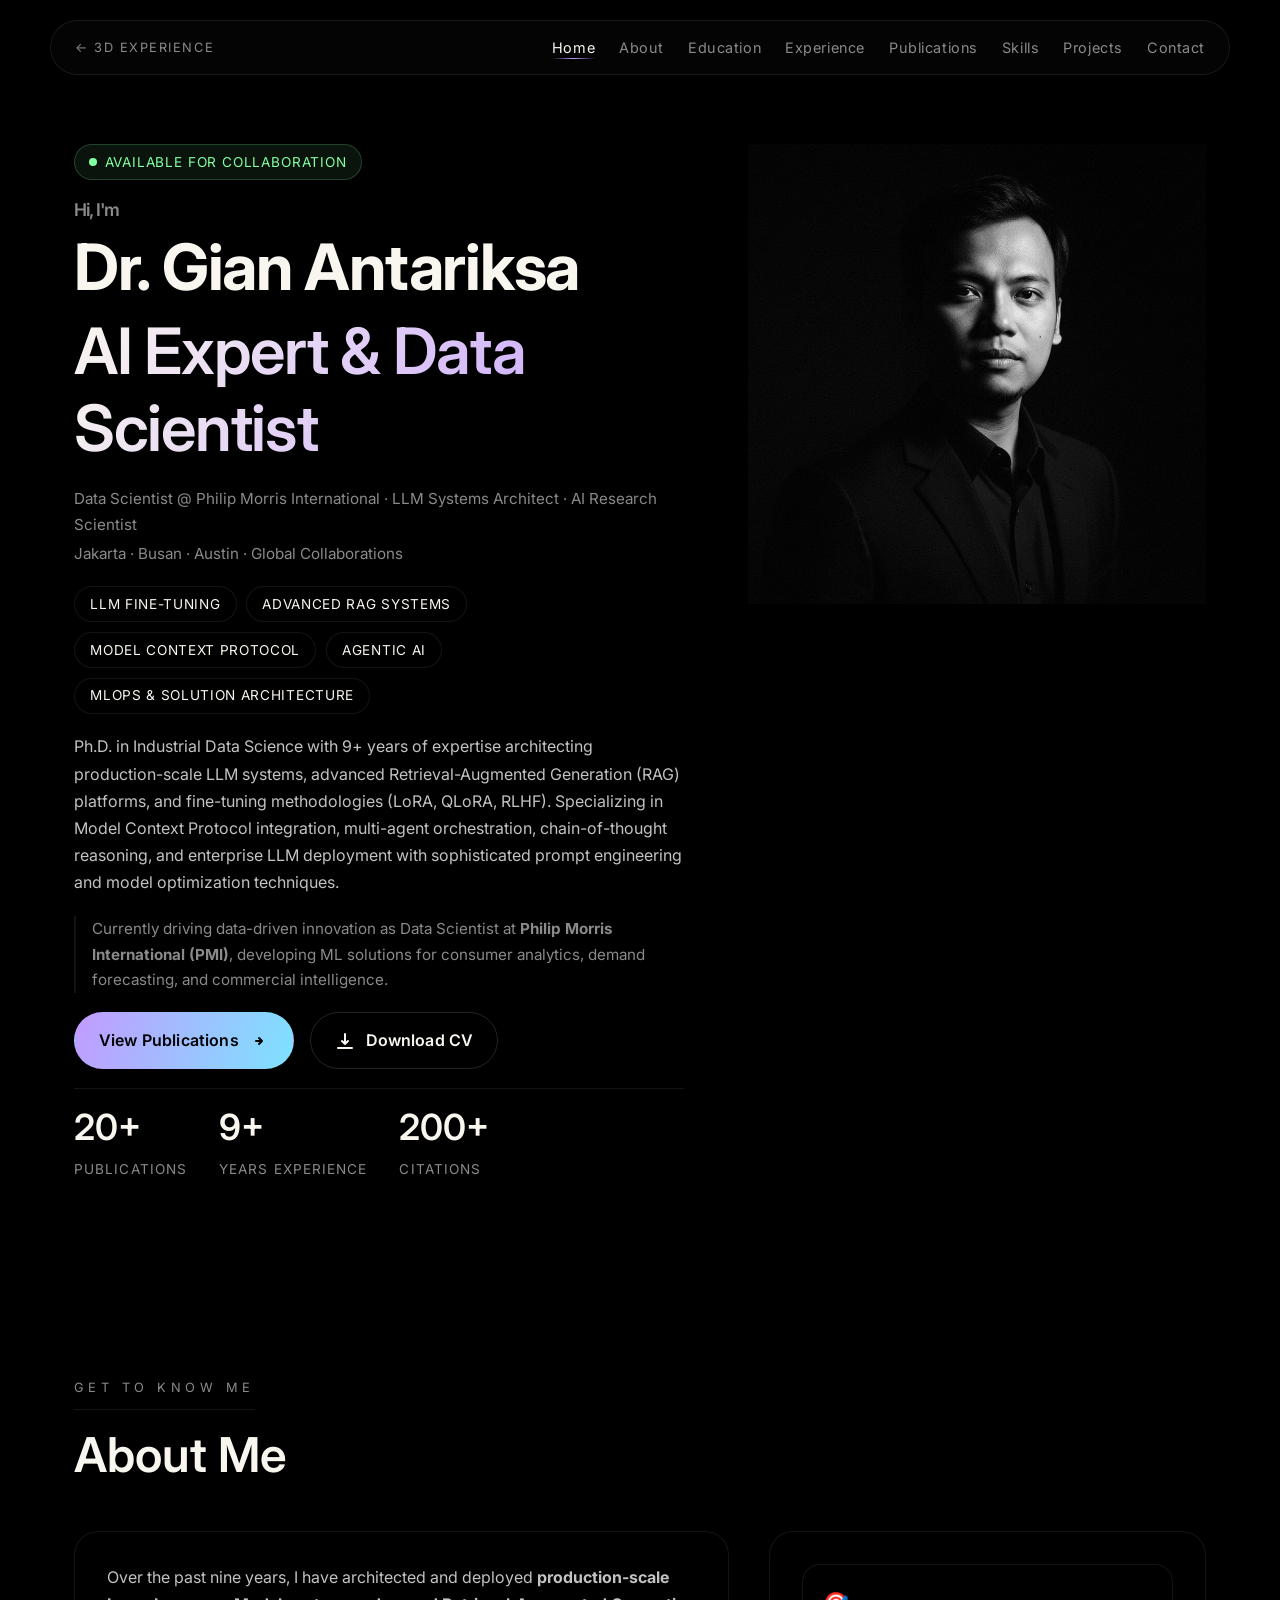
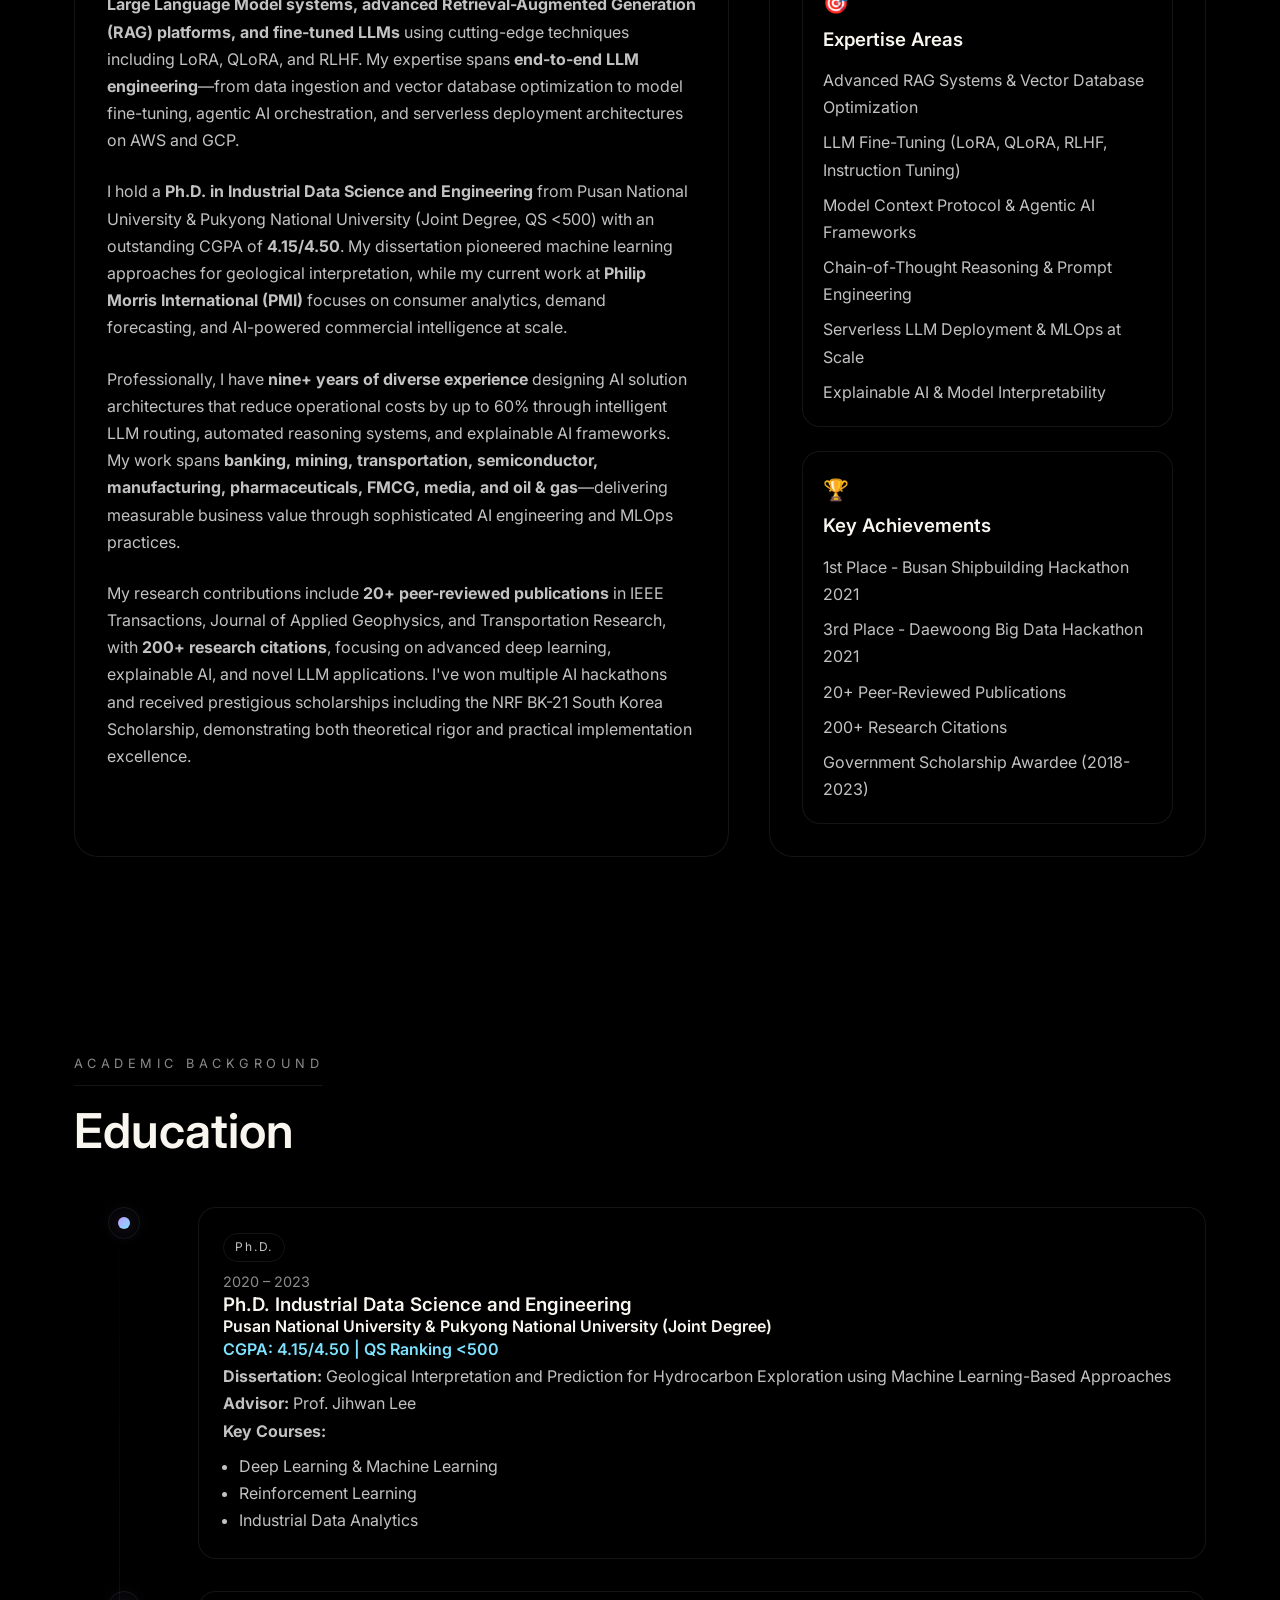
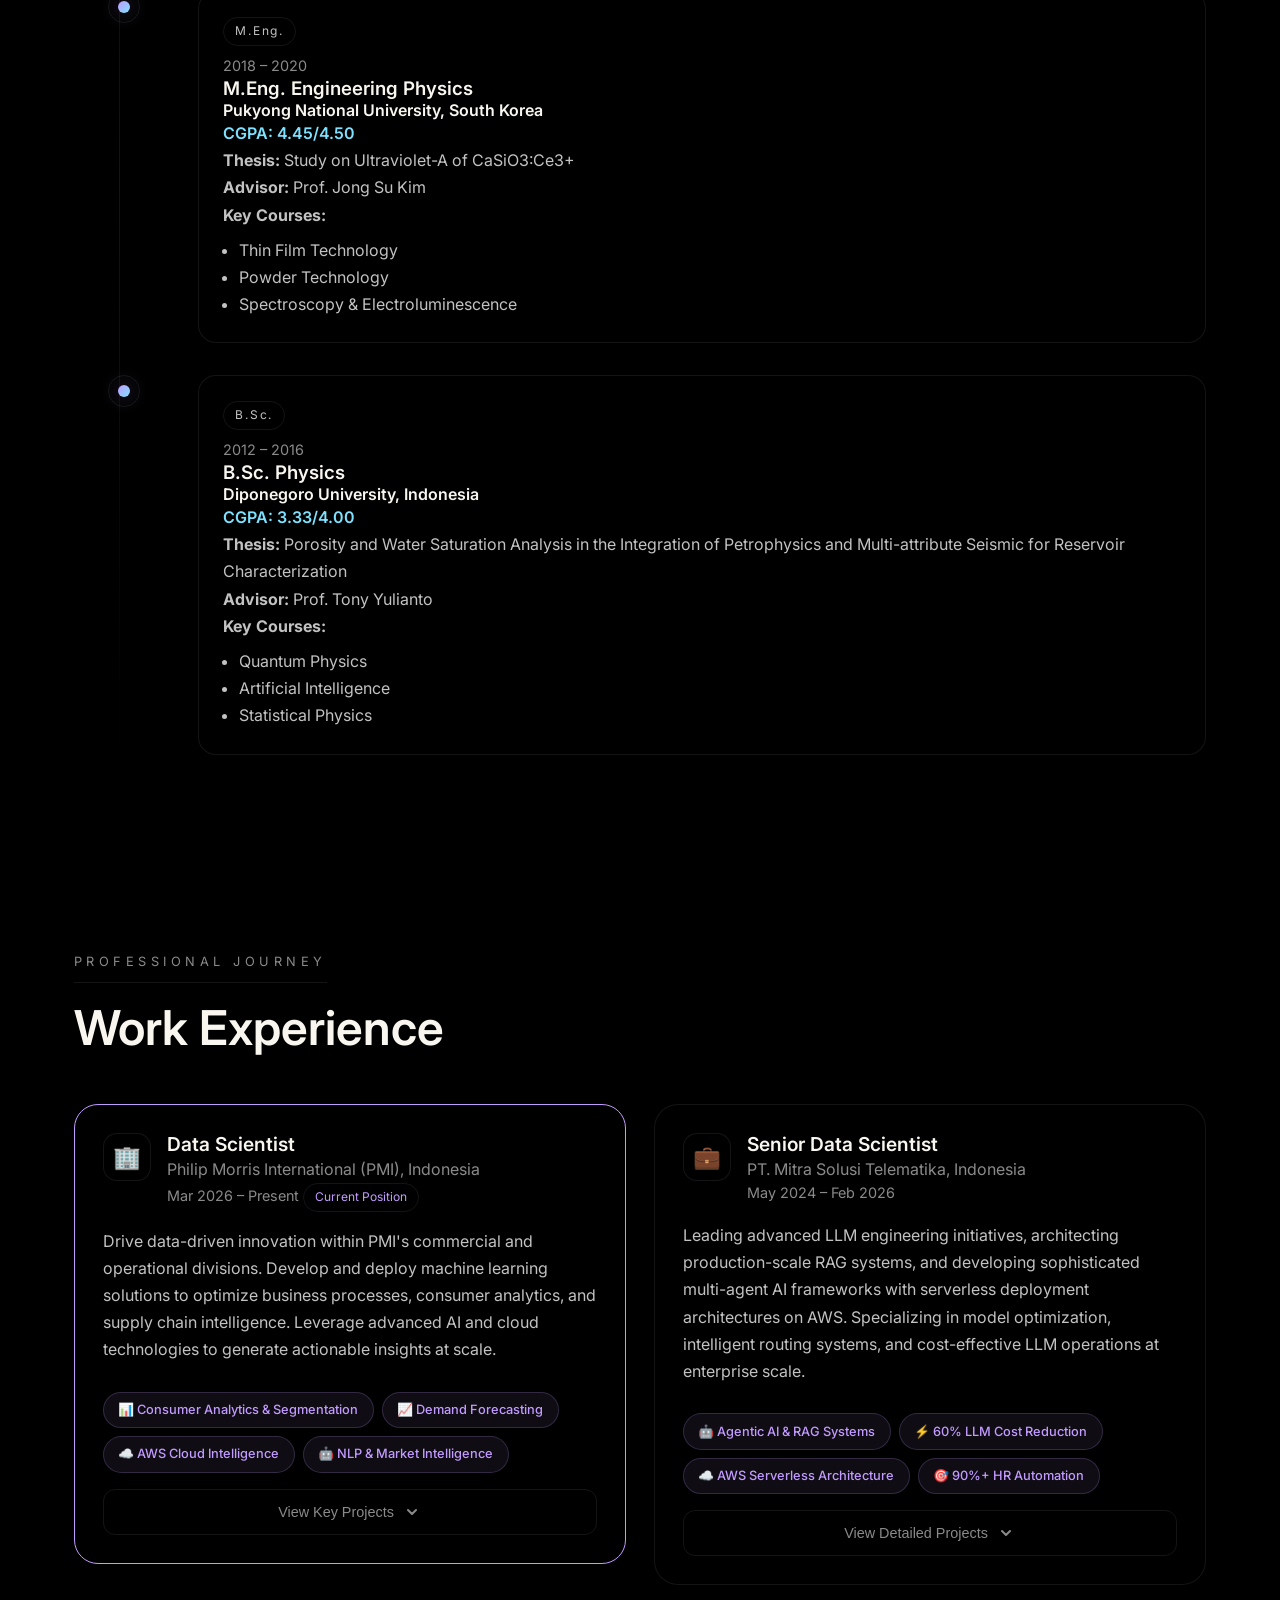
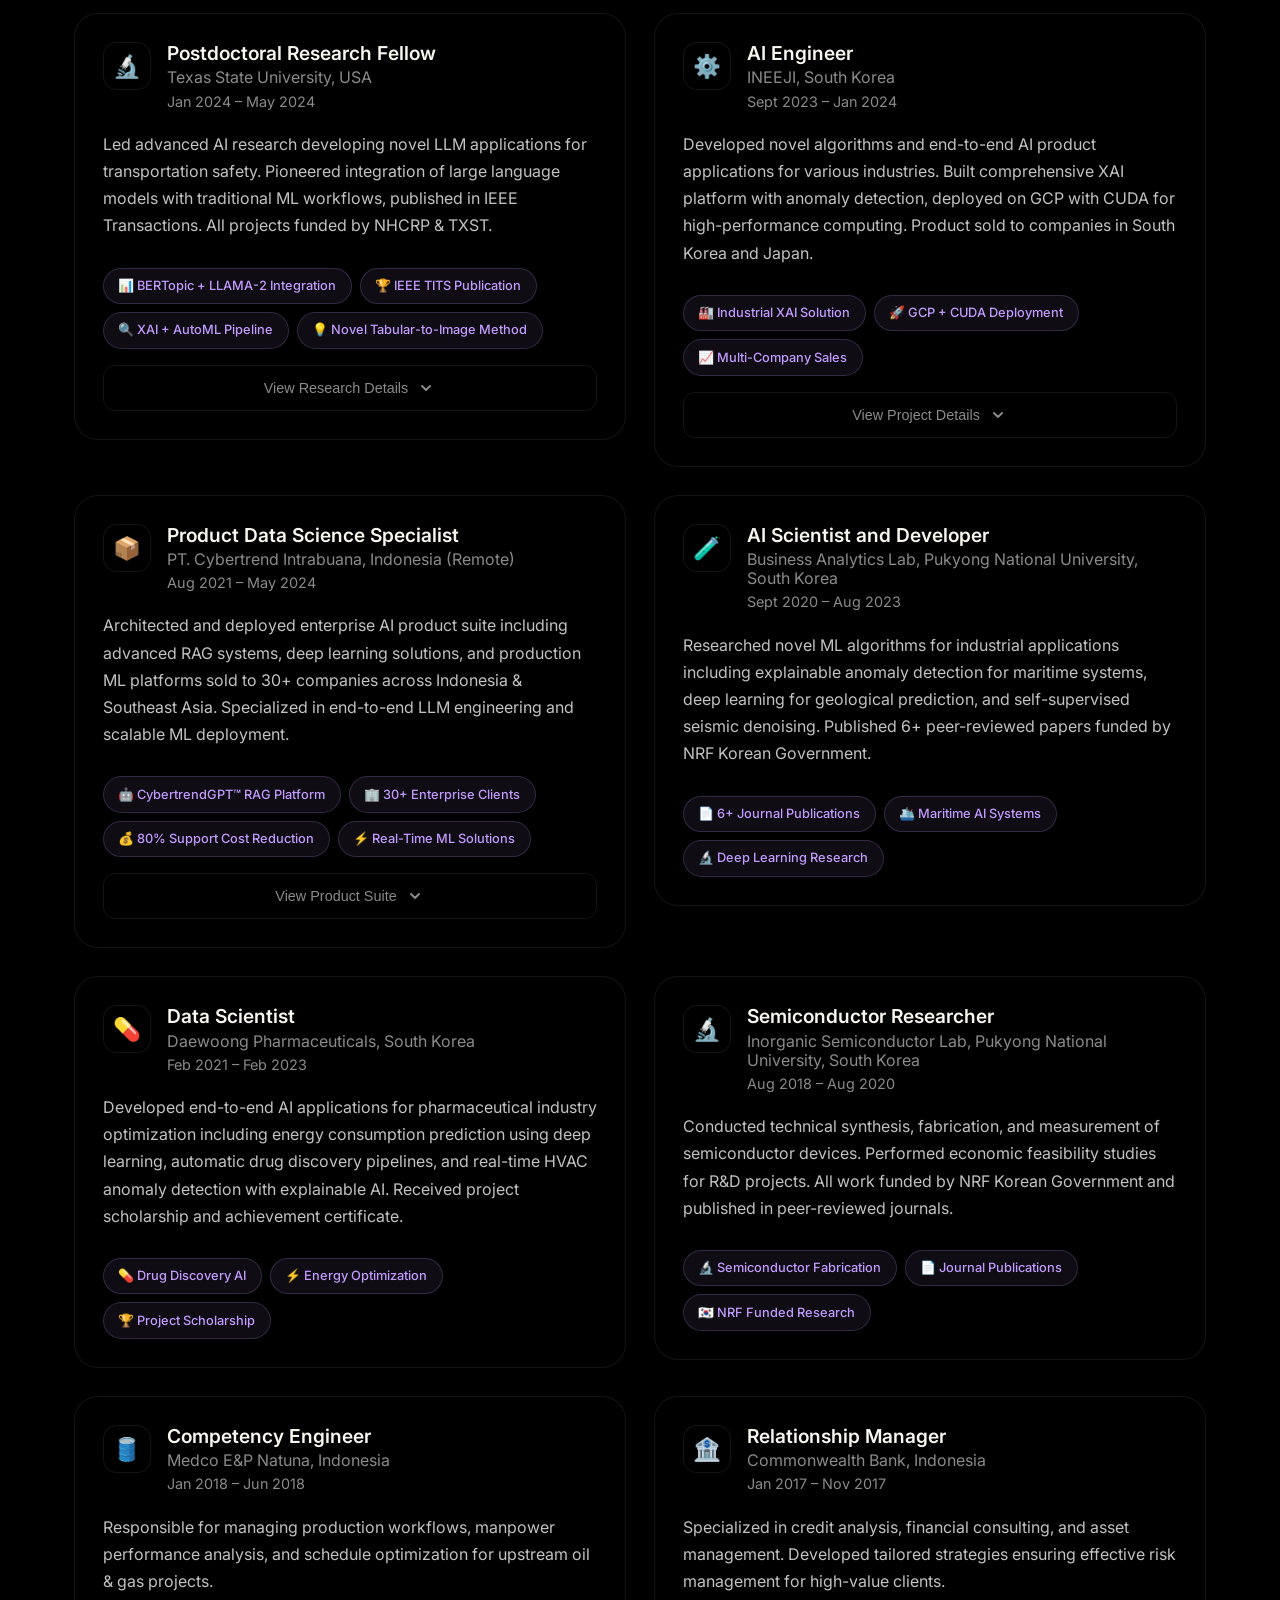
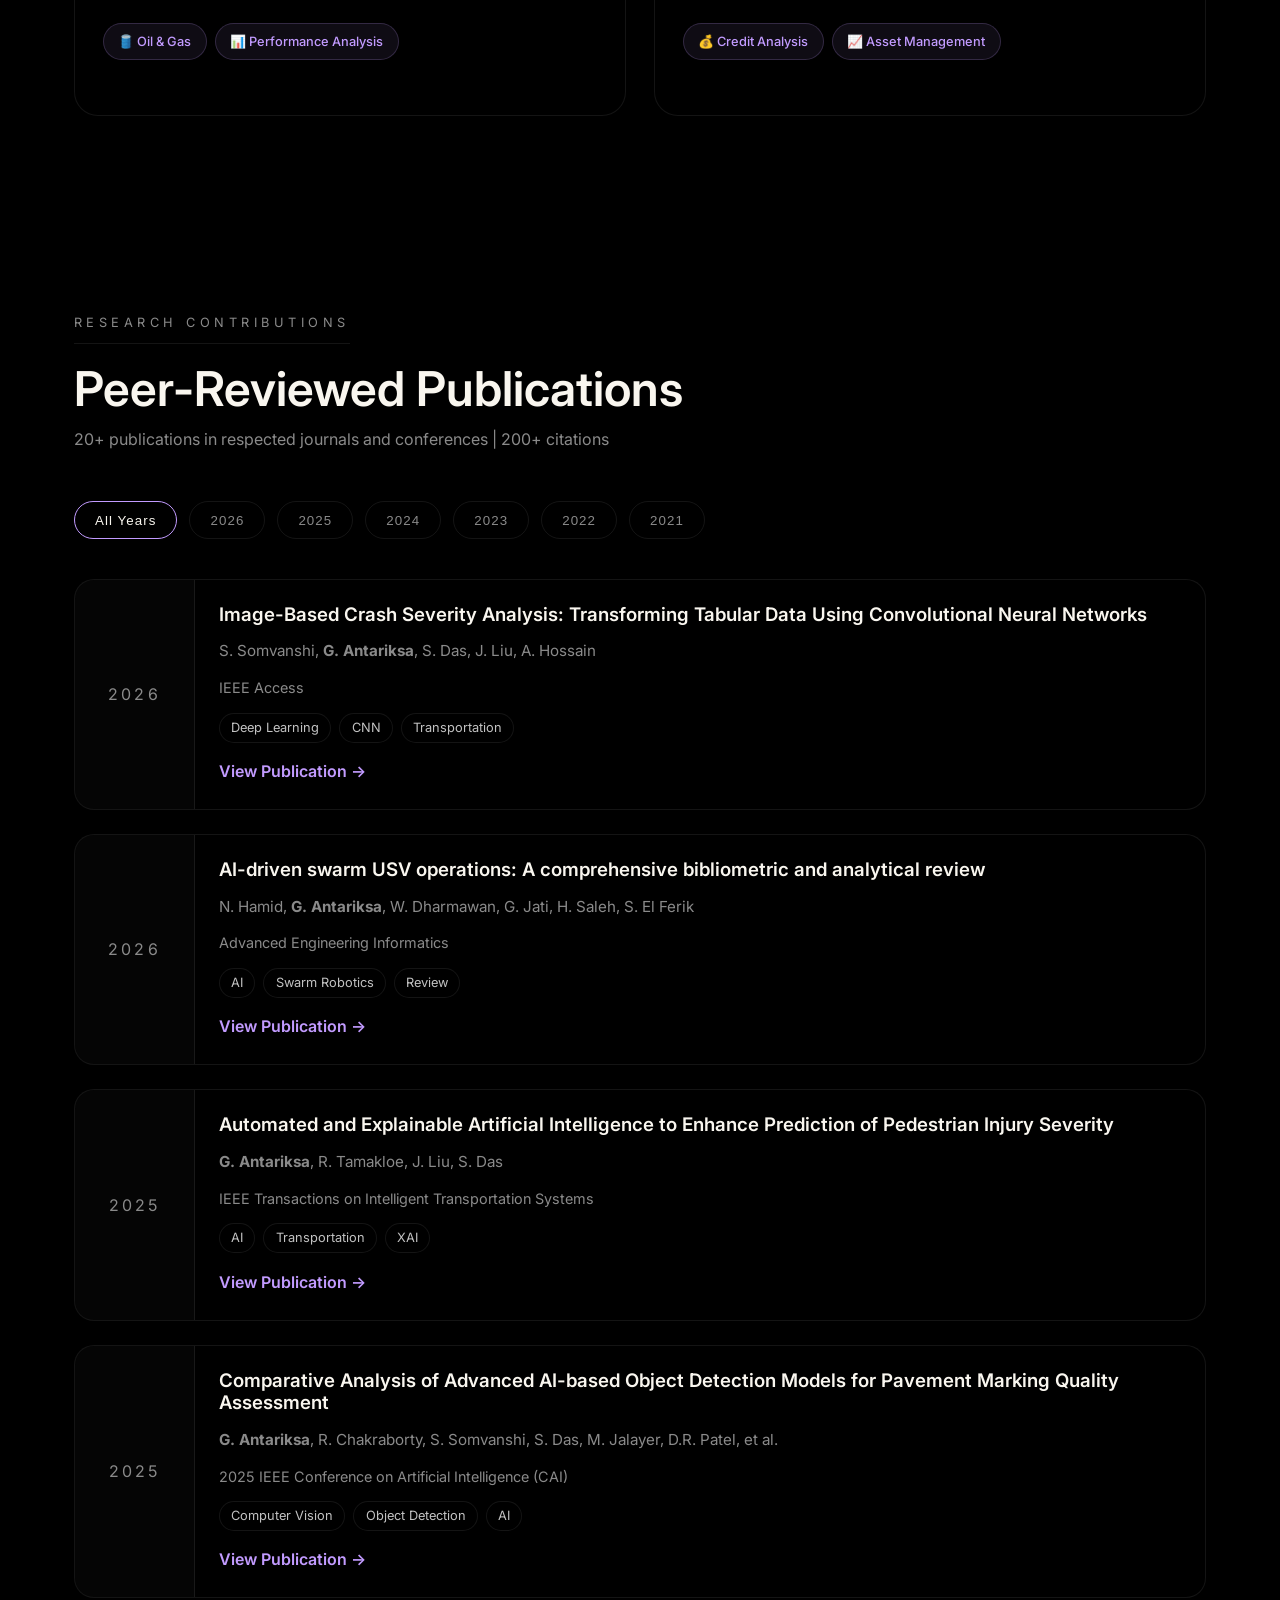
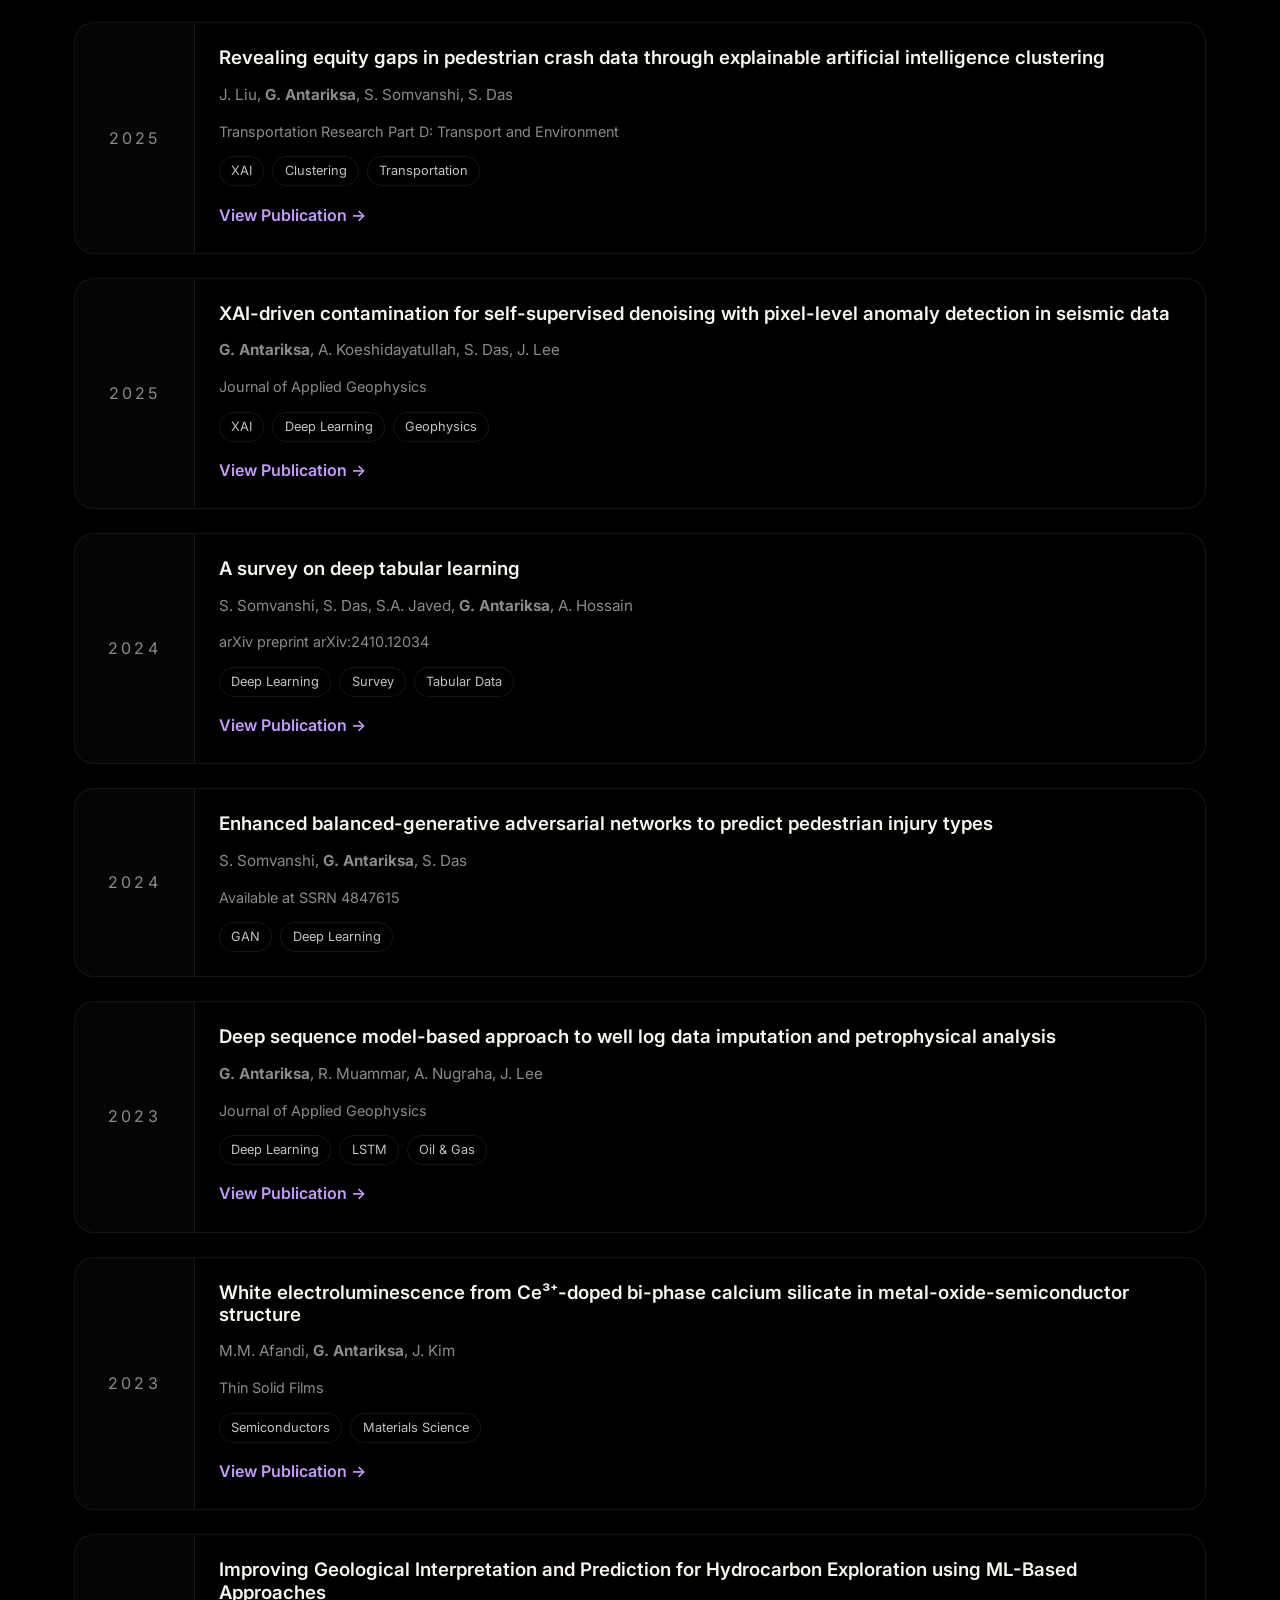
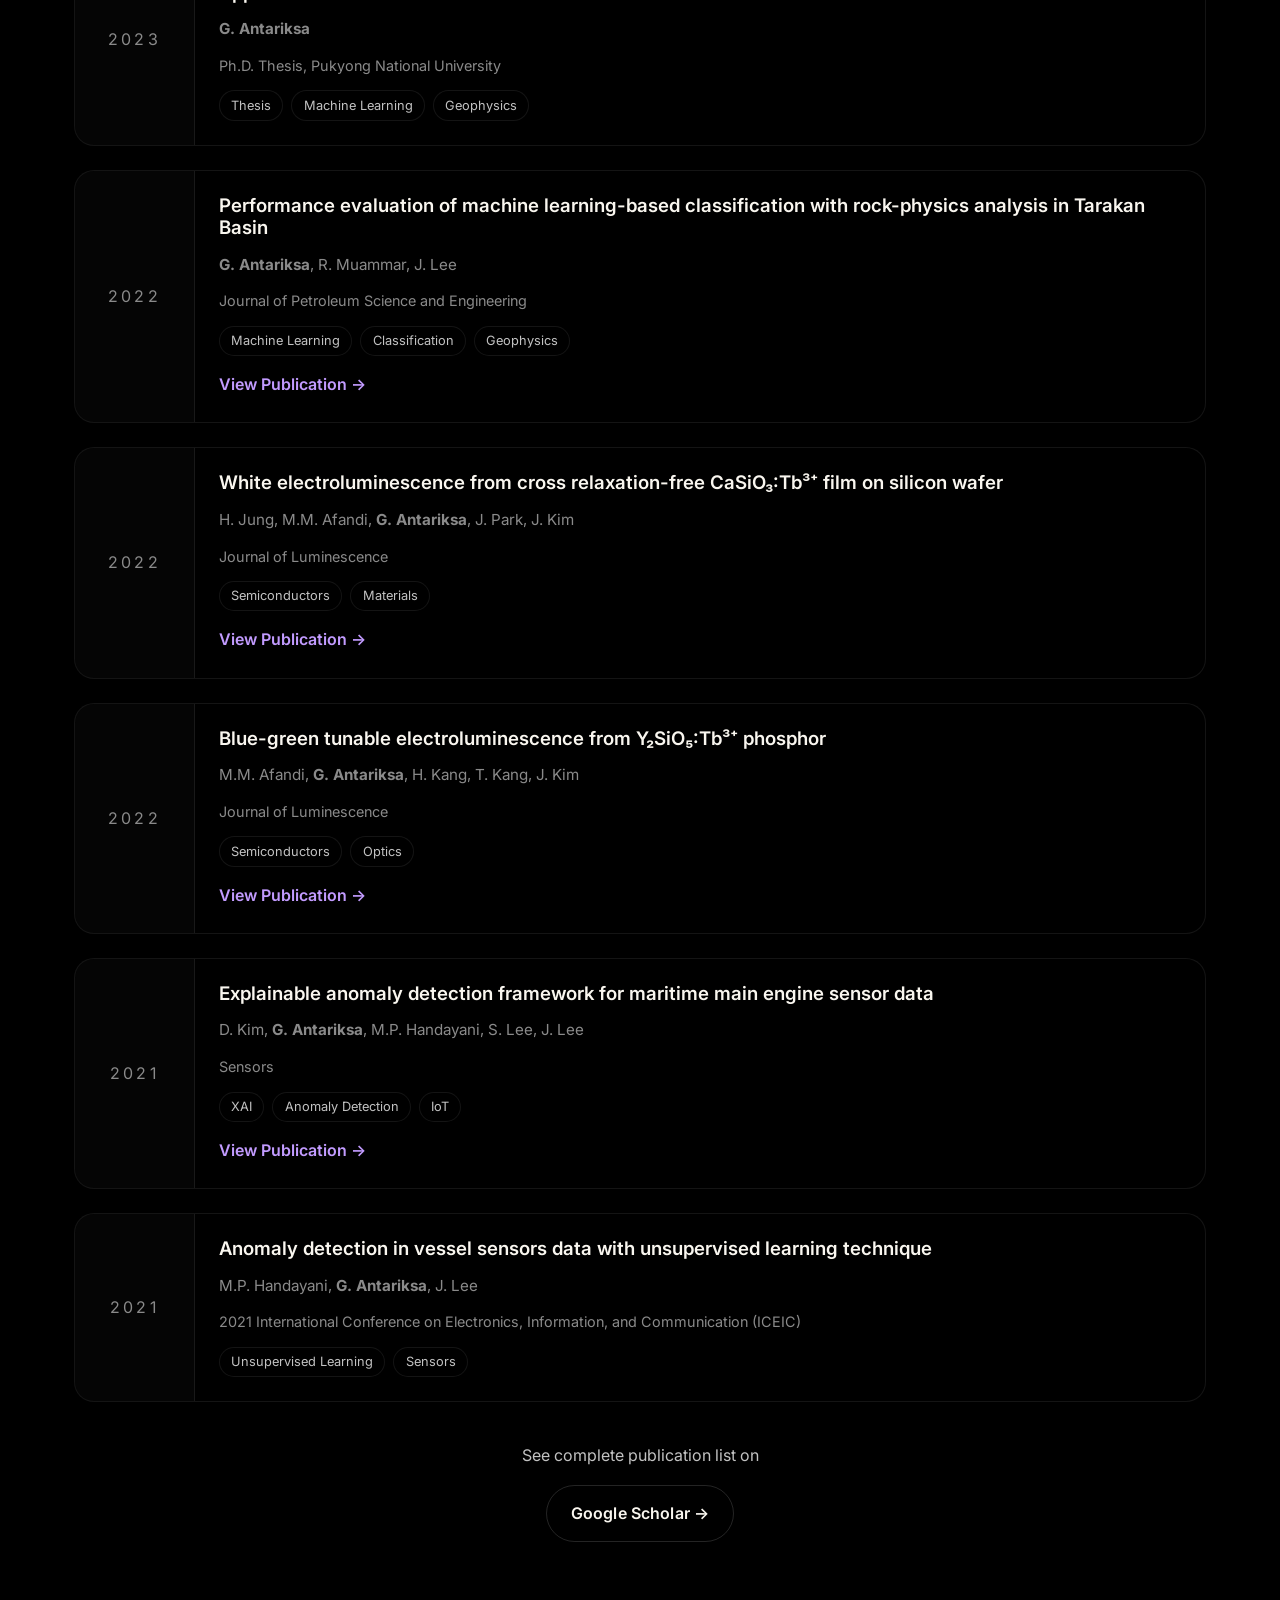
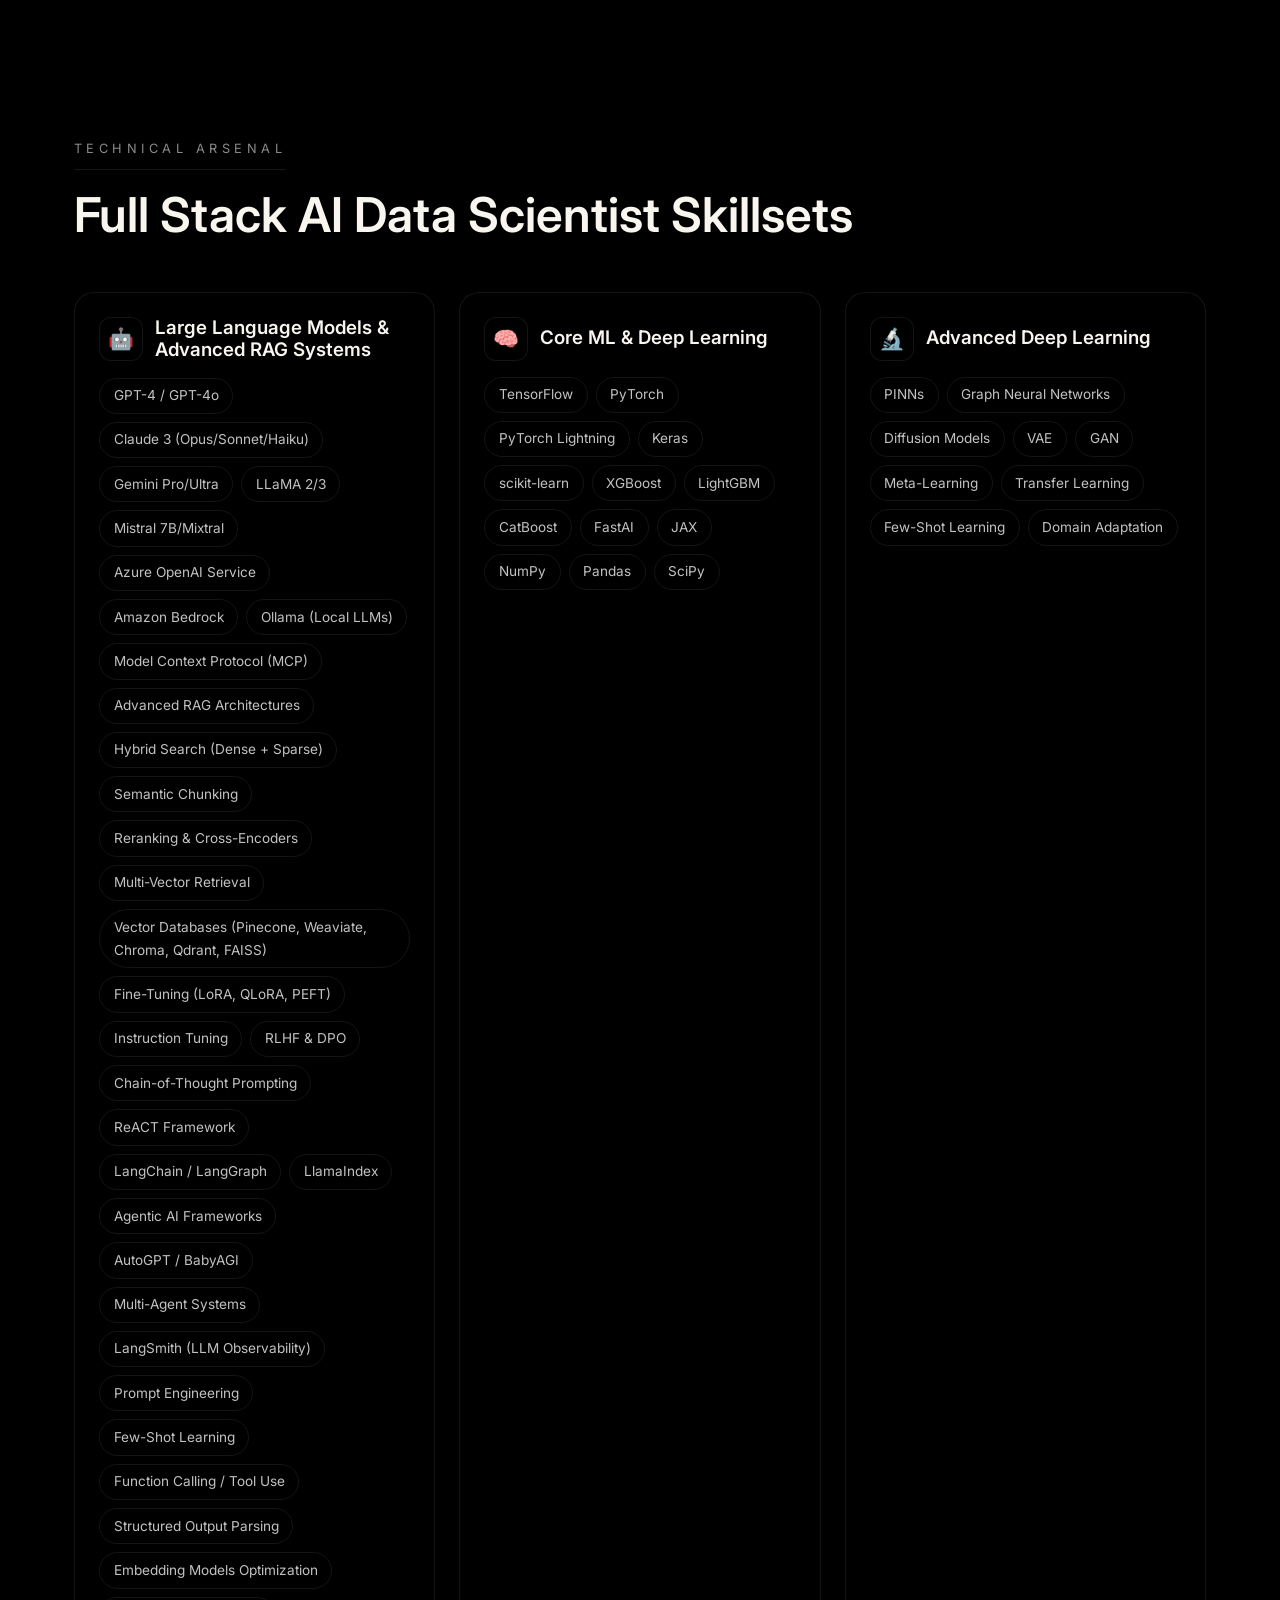
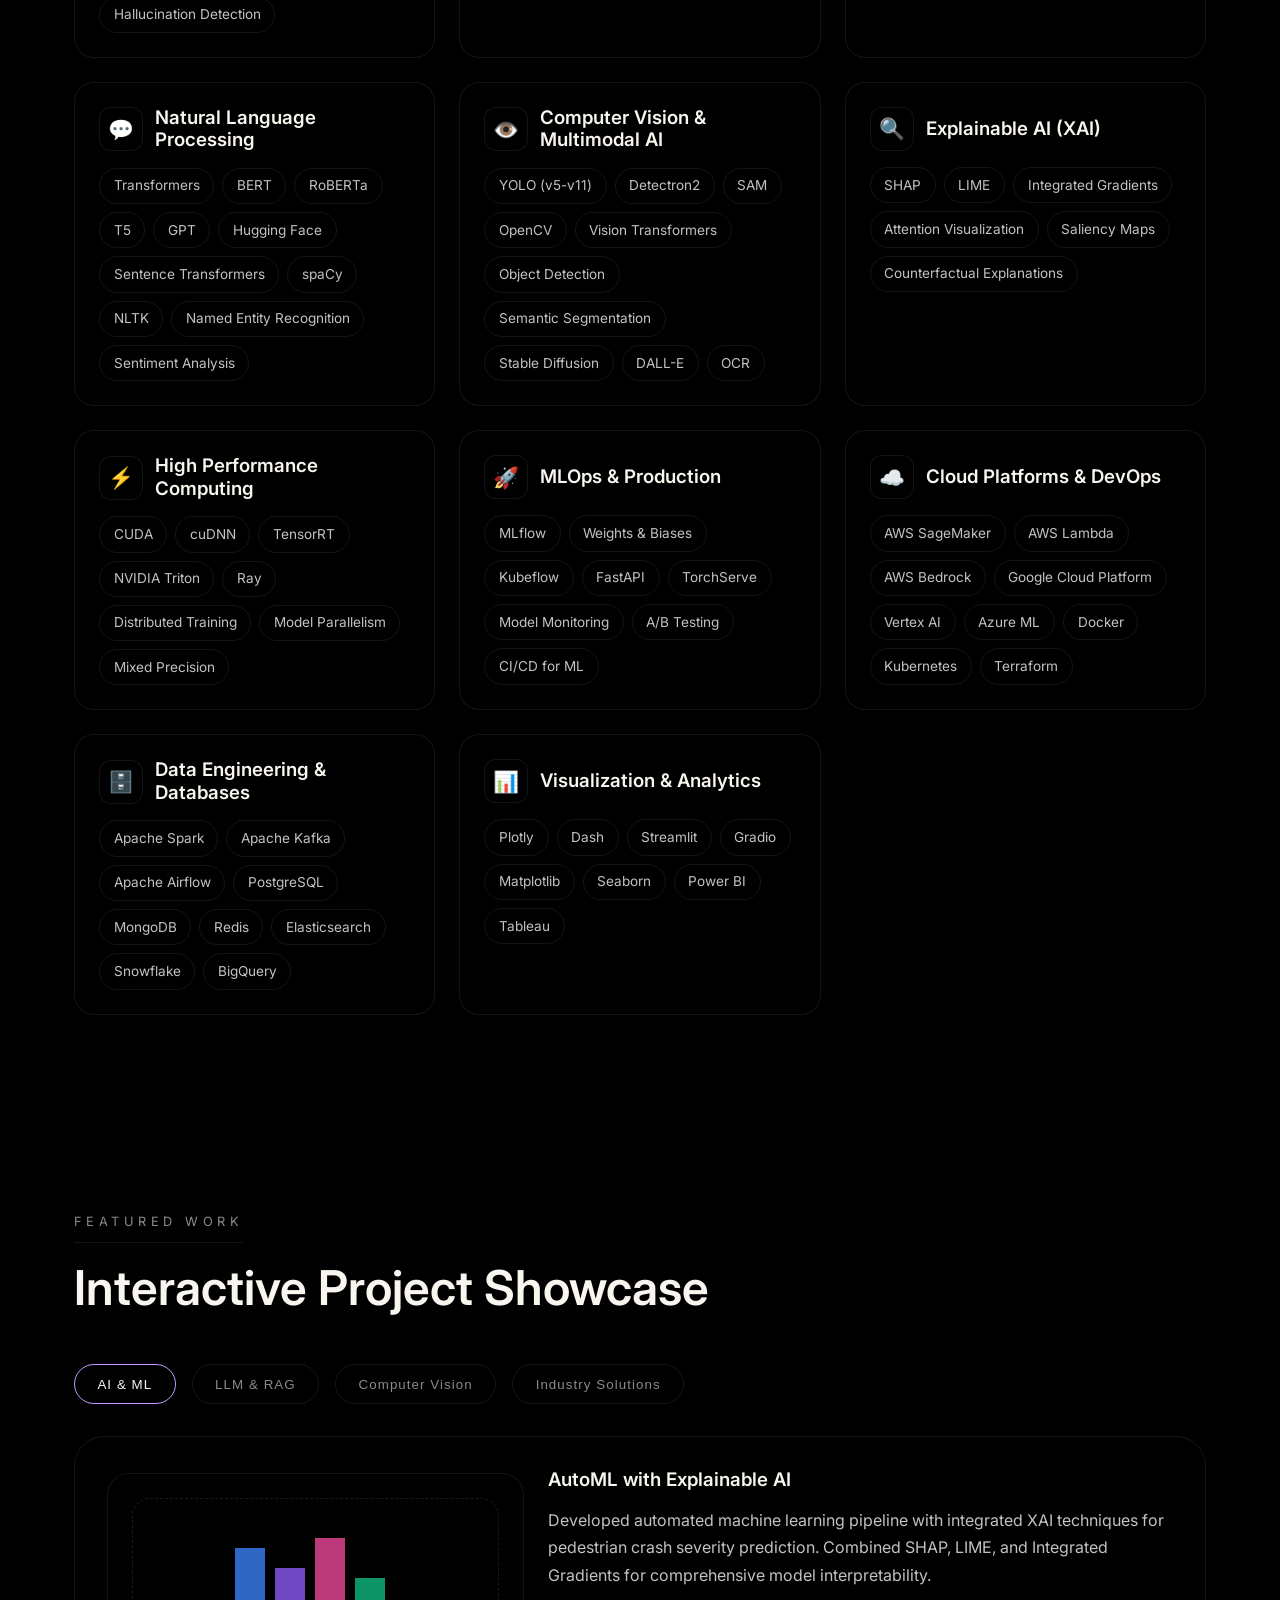
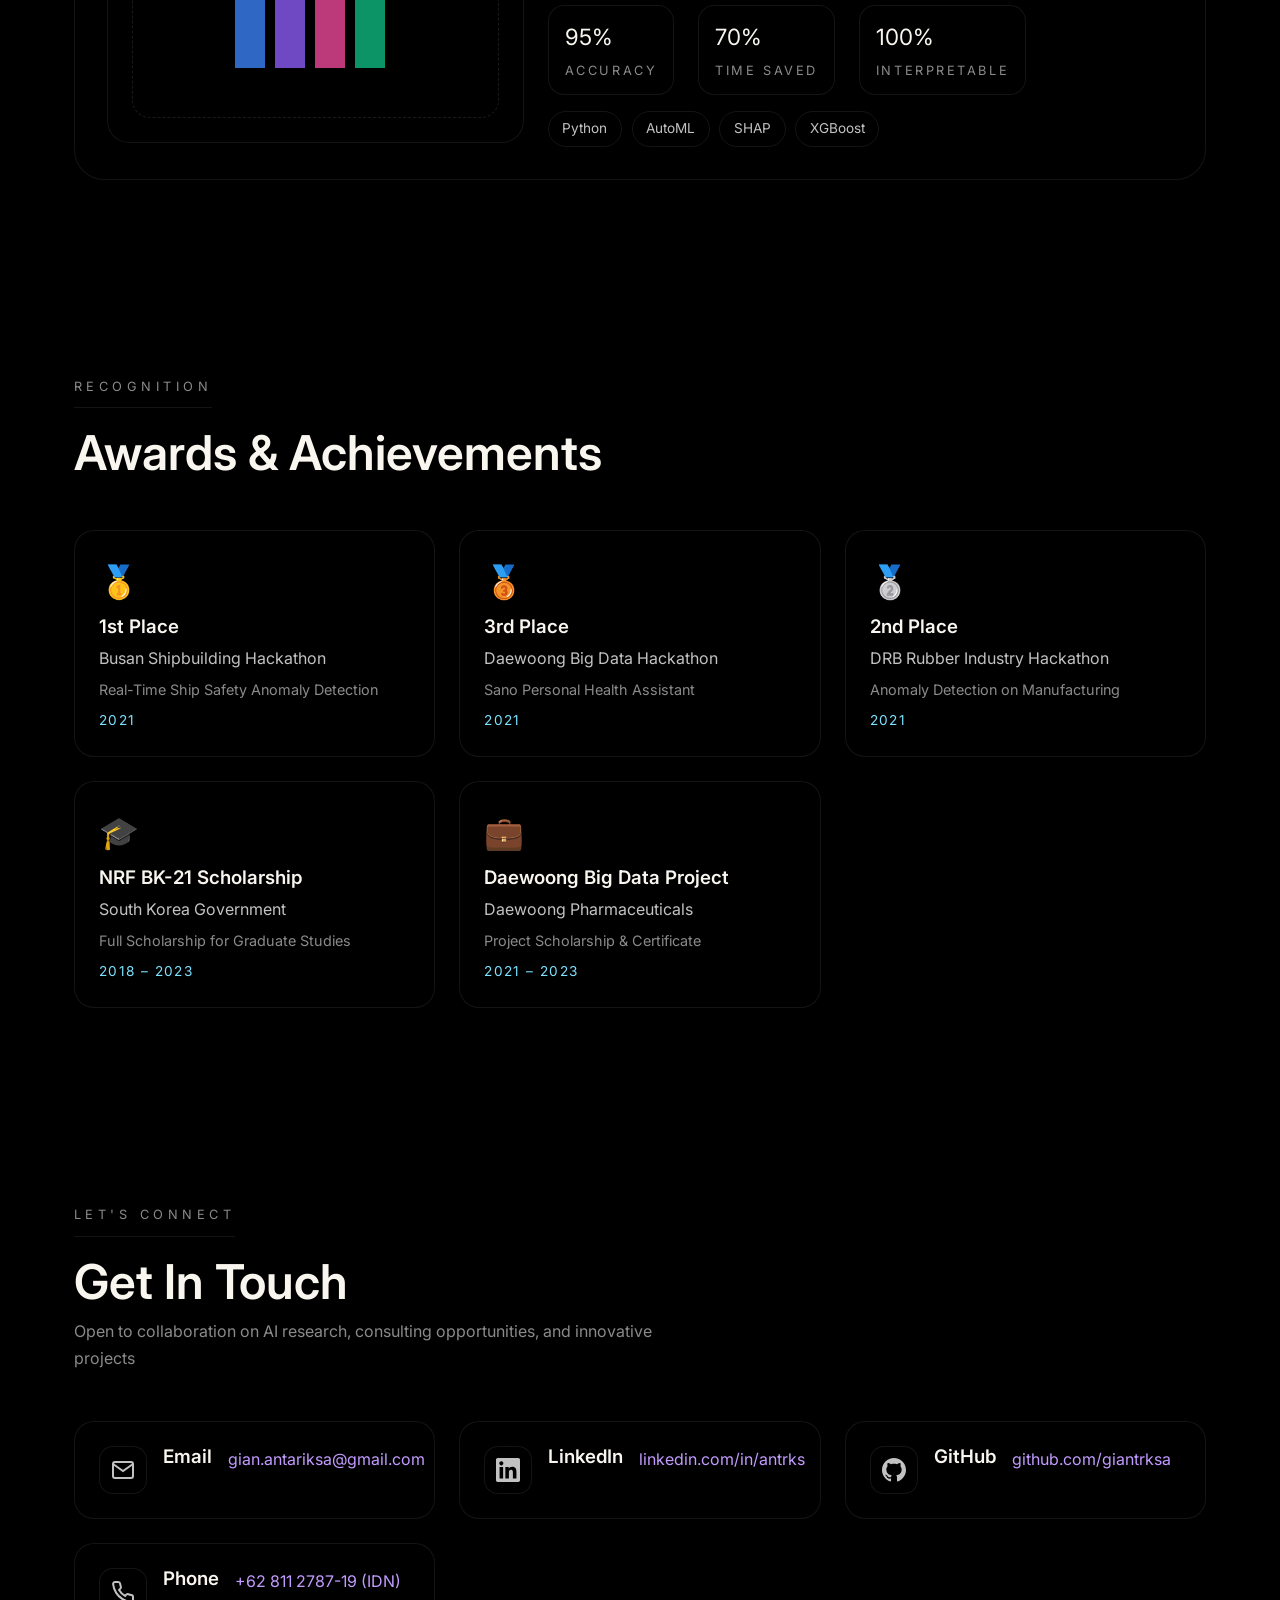
<file: portfolio/index.html>
<!DOCTYPE html>
<html lang="en">

<head>
    <meta charset="UTF-8">
    <meta name="viewport" content="width=device-width, initial-scale=1.0">
    <meta name="description"
        content="Dr. Gian Antariksa - Ph.D. in Industrial Data Science | AI Expert | Machine Learning Scientist specializing in LLM, RAG Systems, Deep Learning, and MLOps">
    <meta name="keywords"
        content="AI Expert, Data Scientist, Machine Learning, Deep Learning, LLM, RAG Systems, MLOps, Computer Vision, NLP">
    <meta name="author" content="Gian Antariksa">
    <title>Dr. Gian Antariksa | AI Expert & Data Scientist</title>

    <!-- Styles: base -> layout -> components -->
    <link rel="stylesheet" href="css/base.css">
    <link rel="stylesheet" href="css/layout.css">
    <link rel="stylesheet" href="css/components.css">

    <link rel="preconnect" href="https://fonts.googleapis.com">
    <link rel="preconnect" href="https://fonts.gstatic.com" crossorigin>
    <link
        href="https://fonts.googleapis.com/css2?family=Inter:wght@300;400;500;600;700;800;900&family=JetBrains+Mono:wght@400;500;600&display=swap"
        rel="stylesheet">

    <!-- Content (data.js) is rendered by ui.js -> render.js -->
    <script type="module" src="js/ui.js"></script>
</head>

<body>
    <!-- ========== Navigation ========== -->
    <nav class="navbar">
        <div class="container">
            <div class="nav-brand">
                <a href="/" class="nav-home" title="Back to 3D experience">&larr; 3D Experience</a>
            </div>
            <ul class="nav-menu">
                <li><a href="#home" class="nav-link">Home</a></li>
                <li><a href="#about" class="nav-link">About</a></li>
                <li><a href="#education" class="nav-link">Education</a></li>
                <li><a href="#experience" class="nav-link">Experience</a></li>
                <li><a href="#publications" class="nav-link">Publications</a></li>
                <li><a href="#skills" class="nav-link">Skills</a></li>
                <li><a href="#projects" class="nav-link">Projects</a></li>
                <li><a href="#contact" class="nav-link">Contact</a></li>
            </ul>
            <div class="hamburger">
                <span></span>
                <span></span>
                <span></span>
            </div>
        </div>
    </nav>

    <!-- ========== Hero (static for fast first paint + SEO) ========== -->
    <section id="home" class="hero">
        <div class="hero-background"></div>
        <div class="container">
            <div class="hero-content">
                <div class="hero-text">
                    <div class="hero-badge">
                        <span class="badge-dot"></span>
                        <span>Available for Collaboration</span>
                    </div>
                    <h1 class="hero-title">
                        <span class="greeting">Hi, I'm</span>
                        <span class="name">Dr. Gian Antariksa</span>
                        <span class="gradient-text">AI Expert &amp; Data Scientist</span>
                    </h1>
                    <div class="hero-meta">
                        <div class="hero-role">Data Scientist @ Philip Morris International &middot; LLM Systems
                            Architect &middot; AI Research Scientist</div>
                        <div class="hero-location">Jakarta &middot; Busan &middot; Austin &middot; Global Collaborations
                        </div>
                    </div>
                    <div class="hero-tags">
                        <span class="hero-pill">LLM Fine-Tuning</span>
                        <span class="hero-pill">Advanced RAG Systems</span>
                        <span class="hero-pill">Model Context Protocol</span>
                        <span class="hero-pill">Agentic AI</span>
                        <span class="hero-pill">MLOps &amp; Solution Architecture</span>
                    </div>
                    <p class="hero-description">
                        Ph.D. in Industrial Data Science with 9+ years of expertise architecting production-scale LLM
                        systems, advanced Retrieval-Augmented Generation (RAG) platforms, and fine-tuning methodologies
                        (LoRA, QLoRA, RLHF). Specializing in Model Context Protocol integration, multi-agent
                        orchestration, chain-of-thought reasoning, and enterprise LLM deployment with sophisticated
                        prompt engineering and model optimization techniques.
                    </p>
                    <p class="hero-note">
                        Currently driving data-driven innovation as Data Scientist at <strong>Philip Morris
                            International (PMI)</strong>, developing ML solutions for consumer analytics, demand
                        forecasting, and commercial intelligence.
                    </p>
                    <div class="hero-buttons">
                        <a href="#publications" class="btn btn-primary">
                            <span>View Publications</span>
                            <svg width="20" height="20" viewBox="0 0 20 20" fill="none">
                                <path d="M7 10L13 10M13 10L10 7M13 10L10 13" stroke="currentColor" stroke-width="2"
                                    stroke-linecap="round" stroke-linejoin="round" />
                            </svg>
                        </a>
                        <a href="resume/Resume_Gian.pdf" class="btn btn-secondary" download>
                            <svg width="20" height="20" viewBox="0 0 20 20" fill="none">
                                <path d="M10 13V3M10 13L7 10M10 13L13 10M3 17H17" stroke="currentColor" stroke-width="2"
                                    stroke-linecap="round" stroke-linejoin="round" />
                            </svg>
                            <span>Download CV</span>
                        </a>
                    </div>
                    <!-- Stats injected from data.js (#hero-stats) -->
                    <div class="hero-stats" id="hero-stats"></div>
                </div>
                <div class="hero-image">
                    <div class="image-wrapper">
                        <div class="image-frame">
                            <img src="img/GIAN_VIEW_move.jpeg" alt="Dr. Gian Antariksa">
                        </div>
                    </div>
                </div>
            </div>
        </div>
    </section>

    <!-- ========== About (static) ========== -->
    <section id="about" class="about">
        <div class="container">
            <div class="section-header">
                <span class="section-label">Get to know me</span>
                <h2 class="section-title">About Me</h2>
            </div>
            <div class="about-content">
                <div class="about-main">
                    <p class="lead">
                        Over the past nine years, I have architected and deployed <strong>production-scale Large
                            Language Model systems, advanced Retrieval-Augmented Generation (RAG) platforms, and
                            fine-tuned LLMs</strong> using cutting-edge techniques including LoRA, QLoRA, and RLHF. My
                        expertise spans <strong>end-to-end LLM engineering</strong>&mdash;from data ingestion and vector
                        database optimization to model fine-tuning, agentic AI orchestration, and serverless deployment
                        architectures on AWS and GCP.
                    </p>
                    <p>
                        I hold a <strong>Ph.D. in Industrial Data Science and Engineering</strong> from Pusan National
                        University &amp; Pukyong National University (Joint Degree, QS &lt;500) with an outstanding CGPA
                        of <strong>4.15/4.50</strong>. My dissertation pioneered machine learning approaches for
                        geological interpretation, while my current work at <strong>Philip Morris International
                            (PMI)</strong> focuses on consumer analytics, demand forecasting, and AI-powered commercial
                        intelligence at scale.
                    </p>
                    <p>
                        Professionally, I have <strong>nine+ years of diverse experience</strong> designing AI solution
                        architectures that reduce operational costs by up to 60% through intelligent LLM routing,
                        automated reasoning systems, and explainable AI frameworks. My work spans <strong>banking,
                            mining, transportation, semiconductor, manufacturing, pharmaceuticals, FMCG, media, and oil
                            &amp; gas</strong>&mdash;delivering measurable business value through sophisticated AI
                        engineering and MLOps practices.
                    </p>
                    <p>
                        My research contributions include <strong>20+ peer-reviewed publications</strong> in IEEE
                        Transactions, Journal of Applied Geophysics, and Transportation Research, with <strong>200+
                            research citations</strong>, focusing on advanced deep learning, explainable AI, and novel
                        LLM applications. I've won multiple AI hackathons and received prestigious scholarships including
                        the NRF BK-21 South Korea Scholarship, demonstrating both theoretical rigor and practical
                        implementation excellence.
                    </p>
                </div>
                <div class="about-highlights">
                    <div class="highlight-card">
                        <div class="highlight-icon">🎯</div>
                        <h3>Expertise Areas</h3>
                        <ul>
                            <li>Advanced RAG Systems &amp; Vector Database Optimization</li>
                            <li>LLM Fine-Tuning (LoRA, QLoRA, RLHF, Instruction Tuning)</li>
                            <li>Model Context Protocol &amp; Agentic AI Frameworks</li>
                            <li>Chain-of-Thought Reasoning &amp; Prompt Engineering</li>
                            <li>Serverless LLM Deployment &amp; MLOps at Scale</li>
                            <li>Explainable AI &amp; Model Interpretability</li>
                        </ul>
                    </div>
                    <div class="highlight-card">
                        <div class="highlight-icon">🏆</div>
                        <h3>Key Achievements</h3>
                        <ul>
                            <li>1st Place - Busan Shipbuilding Hackathon 2021</li>
                            <li>3rd Place - Daewoong Big Data Hackathon 2021</li>
                            <li>20+ Peer-Reviewed Publications</li>
                            <li>200+ Research Citations</li>
                            <li>Government Scholarship Awardee (2018-2023)</li>
                        </ul>
                    </div>
                </div>
            </div>
        </div>
    </section>

    <!-- ========== Education (rendered: #education-timeline) ========== -->
    <section id="education" class="education">
        <div class="container">
            <div class="section-header">
                <span class="section-label">Academic Background</span>
                <h2 class="section-title">Education</h2>
            </div>
            <div class="timeline" id="education-timeline"></div>
        </div>
    </section>

    <!-- ========== Experience (rendered: #experience-grid) ========== -->
    <section id="experience" class="experience">
        <div class="container">
            <div class="section-header">
                <span class="section-label">Professional Journey</span>
                <h2 class="section-title">Work Experience</h2>
            </div>
            <div class="experience-grid" id="experience-grid"></div>
        </div>
    </section>

    <!-- ========== Publications (rendered) ========== -->
    <section id="publications" class="publications">
        <div class="container">
            <div class="section-header">
                <span class="section-label">Research Contributions</span>
                <h2 class="section-title">Peer-Reviewed Publications</h2>
                <p class="section-description">20+ publications in respected journals and conferences | 200+ citations
                </p>
            </div>
            <div class="publications-filter" id="publications-filter"></div>
            <div class="publications-list" id="publications-list"></div>
            <div class="publications-cta" id="publications-cta"></div>
        </div>
    </section>

    <!-- ========== Skills (rendered: #skills-showcase) ========== -->
    <section id="skills" class="skills">
        <div class="container">
            <div class="section-header">
                <span class="section-label">Technical Arsenal</span>
                <h2 class="section-title">Full Stack AI Data Scientist Skillsets</h2>
            </div>
            <div class="skills-showcase" id="skills-showcase"></div>
        </div>
    </section>

    <!-- ========== Interactive Projects (rendered) ========== -->
    <section id="projects" class="projects-interactive">
        <div class="container">
            <div class="section-header">
                <span class="section-label">Featured Work</span>
                <h2 class="section-title">Interactive Project Showcase</h2>
            </div>
            <div class="projects-tabs" id="projects-tabs"></div>
            <div class="projects-showcase" id="projects-showcase"></div>
        </div>
    </section>

    <!-- ========== Awards (rendered: #awards-grid) ========== -->
    <section id="awards" class="awards">
        <div class="container">
            <div class="section-header">
                <span class="section-label">Recognition</span>
                <h2 class="section-title">Awards &amp; Achievements</h2>
            </div>
            <div class="awards-grid" id="awards-grid"></div>
        </div>
    </section>

    <!-- ========== Contact (rendered: #contact-grid) ========== -->
    <section id="contact" class="contact">
        <div class="container">
            <div class="section-header">
                <span class="section-label">Let's Connect</span>
                <h2 class="section-title">Get In Touch</h2>
                <p class="section-description">
                    Open to collaboration on AI research, consulting opportunities, and innovative projects
                </p>
            </div>
            <div class="contact-grid" id="contact-grid"></div>
        </div>
    </section>

    <!-- ========== Footer ========== -->
    <footer class="footer">
        <div class="container">
            <div class="footer-content">
                <div class="footer-brand">
                    <h3>Dr. Gian Antariksa</h3>
                    <p>AI Expert &amp; Data Scientist</p>
                </div>
                <div class="footer-links">
                    <a href="/">3D Experience</a>
                    <a href="#home">Home</a>
                    <a href="#education">Education</a>
                    <a href="#experience">Experience</a>
                    <a href="#publications">Publications</a>
                    <a href="#skills">Skills</a>
                    <a href="#contact">Contact</a>
                </div>
            </div>
            <div class="footer-bottom">
                <p>&copy; 2026 Gian Antariksa. All rights reserved.</p>
                <p>Ph.D. in Industrial Data Science &amp; Engineering</p>
            </div>
        </div>
    </footer>
</body>

</html>
</file>
<file: portfolio/css/base.css>
/* ==========================================
   BASE — variables, reset, typography, buttons, utilities
   Dr. Gian Antariksa — Black Minimalism theme
   ========================================== */

:root {
    /* The theme is intentionally pure-black; one value, semantic names. */
    --black: #000000;
    --ink-900: var(--black);
    --panel: var(--black);
    --panel-alt: var(--black);

    --panel-highlight: rgba(255, 255, 255, 0.03);
    --border-soft: rgba(255, 255, 255, 0.08);
    --border-strong: rgba(255, 255, 255, 0.14);

    --text-strong: #f9f6ef;
    --text-body: #c2c2c2;
    --text-muted: #8a8a8a;

    --accent-primary: #c29bff;
    --accent-secondary: #7de2ff;
    --accent-tertiary: #ff8a65;
    --success: #84ffa2;

    --shadow-soft: 0 12px 40px rgba(0, 0, 0, 0.45);
    --shadow-medium: 0 25px 60px rgba(0, 0, 0, 0.55);
    --max-width: 1180px;
}

/* RESET */
* {
    margin: 0;
    padding: 0;
    box-sizing: border-box;
}

html {
    scroll-behavior: smooth;
}

body {
    font-family: 'Inter', -apple-system, BlinkMacSystemFont, sans-serif;
    background: var(--ink-900);
    color: var(--text-body);
    line-height: 1.7;
    min-height: 100vh;
    position: relative;
}

img {
    max-width: 100%;
    display: block;
}

[hidden] {
    display: none !important;
}

.container {
    width: min(100%, var(--max-width));
    margin: 0 auto;
    padding: 0 1.5rem;
    position: relative;
    z-index: 1;
}

section {
    padding: 6rem 0;
}

h1, h2, h3, h4, h5, h6 {
    color: var(--text-strong);
    font-weight: 600;
    line-height: 1.2;
}

p {
    color: var(--text-body);
}

/* BUTTONS */
.btn {
    display: inline-flex;
    align-items: center;
    gap: 0.65rem;
    padding: 0.85rem 1.5rem;
    border-radius: 999px;
    font-weight: 600;
    text-decoration: none;
    border: 1px solid transparent;
    transition: all 0.3s ease;
    letter-spacing: 0.01em;
}

.btn svg {
    pointer-events: none;
}

.btn-primary {
    background: linear-gradient(110deg, var(--accent-primary), var(--accent-secondary));
    color: #030303;
    box-shadow: var(--shadow-soft);
}

.btn-primary:hover {
    transform: translateY(-2px);
    box-shadow: var(--shadow-medium);
}

.btn-secondary {
    border-color: var(--border-strong);
    color: var(--text-strong);
    background: transparent;
}

.btn-secondary:hover {
    border-color: var(--accent-primary);
    color: var(--accent-primary);
}

/* UTILITIES — scroll reveal (set by ui.js) */
.reveal {
    opacity: 0;
    transform: translateY(30px);
    transition: opacity 0.6s ease-out, transform 0.6s ease-out;
}

.reveal.revealed {
    opacity: 1;
    transform: none;
}

/* Toast shown when an email is copied */
.copy-toast {
    position: fixed;
    top: 50%;
    left: 50%;
    transform: translate(-50%, -50%);
    background: rgba(132, 255, 162, 0.92);
    color: #041007;
    padding: 1rem 2rem;
    border-radius: 0.5rem;
    font-weight: 600;
    z-index: 10000;
    animation: fadeInOut 2s ease;
}

/* KEYFRAMES */
@keyframes pulse {
    0% { transform: scale(1); opacity: 1; }
    50% { transform: scale(1.3); opacity: 0.6; }
    100% { transform: scale(1); opacity: 1; }
}

@keyframes slideDown {
    from { opacity: 0; transform: translateY(-10px); }
    to { opacity: 1; transform: translateY(0); }
}

@keyframes fadeInUp {
    from { opacity: 0; transform: translateY(20px); }
    to { opacity: 1; transform: translateY(0); }
}

@keyframes fadeInOut {
    0%, 100% { opacity: 0; }
    10%, 90% { opacity: 1; }
}
</file>
<file: portfolio/css/layout.css>
/* ==========================================
   LAYOUT — navbar, hero, section headers, footer, responsive
   ========================================== */

/* NAVBAR */
.navbar {
    position: fixed;
    top: 1.25rem;
    left: 50%;
    transform: translateX(-50%);
    width: min(96%, var(--max-width));
    background: rgba(5, 5, 5, 0.85);
    border: 1px solid var(--border-soft);
    border-radius: 999px;
    box-shadow: var(--shadow-soft);
    z-index: 1000;
    transition: all 0.3s ease;
    backdrop-filter: blur(16px);
}

/* Applied by ui.js once the page is scrolled past the hero */
.navbar.is-scrolled {
    background: rgba(4, 4, 4, 0.95);
    box-shadow: 0 20px 60px rgba(0, 0, 0, 0.55);
}

.navbar .container {
    display: flex;
    align-items: center;
    justify-content: space-between;
    padding: 0.8rem 1.5rem;
}

.nav-brand {
    display: flex;
    align-items: center;
    gap: 0.5rem;
}

.nav-home {
    color: var(--text-muted);
    text-decoration: none;
    font-size: 0.8rem;
    letter-spacing: 0.12em;
    text-transform: uppercase;
    transition: color 0.3s ease;
}

.nav-home:hover {
    color: var(--accent-primary);
}

.nav-menu {
    display: flex;
    list-style: none;
    gap: 1.5rem;
}

.nav-link {
    color: var(--text-muted);
    text-decoration: none;
    font-size: 0.9rem;
    letter-spacing: 0.04em;
    position: relative;
    padding-bottom: 0.2rem;
    transition: color 0.3s ease;
}

.nav-link::after {
    content: '';
    position: absolute;
    left: 0;
    bottom: 0;
    width: 100%;
    height: 1px;
    background: linear-gradient(90deg, transparent, var(--accent-primary), transparent);
    transform: scaleX(0);
    transform-origin: center;
    transition: transform 0.3s ease;
}

.nav-link:hover,
.nav-link.active {
    color: var(--text-strong);
}

.nav-link:hover::after,
.nav-link.active::after {
    transform: scaleX(1);
}

.hamburger {
    display: none;
    flex-direction: column;
    gap: 4px;
    cursor: pointer;
}

.hamburger span {
    width: 24px;
    height: 2px;
    background: var(--text-strong);
    transition: all 0.3s ease;
}

/* HERO */
.hero {
    min-height: 100vh;
    display: flex;
    align-items: center;
    position: relative;
    padding: 9rem 0 6rem;
}

.hero-background {
    position: absolute;
    inset: 0;
    background: #000;
    z-index: 0;
}

.hero-content {
    display: grid;
    grid-template-columns: 1.2fr 0.9fr;
    align-items: start;
    gap: 4rem;
    position: relative;
    z-index: 1;
}

.hero-text {
    display: flex;
    flex-direction: column;
    gap: 1.2rem;
}

.hero-badge {
    display: inline-flex;
    align-items: center;
    gap: 0.45rem;
    background: rgba(132, 255, 162, 0.08);
    border: 1px solid rgba(132, 255, 162, 0.2);
    color: var(--success);
    padding: 0.35rem 0.9rem;
    border-radius: 999px;
    font-size: 0.85rem;
    letter-spacing: 0.06em;
    text-transform: uppercase;
    align-self: flex-start;
}

.badge-dot {
    width: 8px;
    height: 8px;
    border-radius: 50%;
    background: var(--success);
    display: inline-block;
    animation: pulse 2.4s infinite;
}

.hero-title {
    font-size: clamp(2.7rem, 5vw, 4.8rem);
    letter-spacing: -0.02em;
    display: flex;
    flex-direction: column;
    gap: 0.5rem;
}

.hero-title .greeting {
    font-size: 1.1rem;
    color: var(--text-muted);
}

.hero-title .name {
    font-weight: 700;
}

.gradient-text {
    color: var(--text-strong);
    background: linear-gradient(120deg, var(--text-strong), var(--accent-primary));
    -webkit-background-clip: text;
    -webkit-text-fill-color: transparent;
}

.hero-meta {
    display: flex;
    flex-direction: column;
    gap: 0.2rem;
    color: var(--text-muted);
    font-size: 0.95rem;
}

.hero-tags {
    display: flex;
    flex-wrap: wrap;
    gap: 0.6rem;
}

.hero-pill {
    padding: 0.35rem 0.95rem;
    border-radius: 999px;
    border: 1px solid var(--border-soft);
    background: var(--panel);
    font-size: 0.85rem;
    color: var(--text-strong);
    letter-spacing: 0.05em;
    text-transform: uppercase;
}

.hero-description {
    max-width: 620px;
    font-size: 1rem;
}

.hero-note {
    font-size: 0.95rem;
    color: var(--text-muted);
    border-left: 2px solid var(--border-soft);
    padding-left: 1rem;
}

.hero-buttons {
    display: flex;
    flex-wrap: wrap;
    gap: 1rem;
}

.hero-stats {
    display: flex;
    gap: 2rem;
    padding-top: 0.5rem;
    border-top: 1px solid var(--border-soft);
}

.stat-item {
    display: flex;
    flex-direction: column;
}

.stat-number {
    font-size: 2.25rem;
    color: var(--text-strong);
    font-weight: 600;
}

.stat-label {
    font-size: 0.85rem;
    color: var(--text-muted);
    letter-spacing: 0.08em;
    text-transform: uppercase;
}

.hero-image {
    position: relative;
    isolation: isolate;
}

.image-wrapper,
.image-frame {
    position: relative;
    background: transparent;
}

.image-frame {
    overflow: visible;
}

.image-frame img {
    width: clamp(320px, 100%, 520px);
    height: auto;
    display: block;
    position: relative;
    z-index: 1;
    filter: contrast(1.04) saturate(1.05);
    background: #010101;
    box-shadow: 0 40px 120px rgba(0, 0, 0, 0.6);
}

/* SECTION HEADER */
.section-header {
    text-align: left;
    margin-bottom: 3rem;
}

.section-label {
    display: inline-flex;
    font-size: 0.8rem;
    text-transform: uppercase;
    letter-spacing: 0.35em;
    color: var(--text-muted);
    border-bottom: 1px solid var(--border-soft);
    padding-bottom: 0.6rem;
}

.section-title {
    font-size: clamp(2rem, 4vw, 3rem);
    margin-top: 1rem;
}

.section-description {
    color: var(--text-muted);
    max-width: 600px;
    margin-top: 0.5rem;
}

/* FOOTER */
.footer {
    padding: 2rem 0 4rem;
    border-top: 1px solid var(--border-soft);
    text-align: center;
    color: var(--text-muted);
}

.footer-content {
    display: flex;
    align-items: center;
    justify-content: space-between;
    flex-wrap: wrap;
    gap: 1.5rem;
    text-align: left;
}

.footer-brand h3 {
    letter-spacing: 0.12em;
    text-transform: uppercase;
}

.footer-links {
    display: flex;
    flex-wrap: wrap;
    gap: 1rem;
    justify-content: center;
}

.footer-links a {
    color: var(--text-body);
    text-decoration: none;
    letter-spacing: 0.15em;
    font-size: 0.8rem;
    text-transform: uppercase;
    transition: color 0.3s ease;
}

.footer-links a:hover {
    color: var(--accent-primary);
}

.footer-bottom {
    margin-top: 1.5rem;
    display: flex;
    flex-direction: column;
    gap: 0.3rem;
    letter-spacing: 0.08em;
    text-transform: uppercase;
}

/* RESPONSIVE */
@media (max-width: 1100px) {
    .hero-content {
        grid-template-columns: 1fr;
    }

    .hero-image {
        order: -1;
    }
}

@media (max-width: 900px) {
    .navbar {
        border-radius: 24px;
    }

    .nav-menu {
        position: fixed;
        top: 80px;
        right: 1.5rem;
        flex-direction: column;
        background: rgba(4, 4, 4, 0.98);
        border: 1px solid var(--border-soft);
        border-radius: 20px;
        padding: 1.5rem;
        width: 240px;
        transform: translateY(-20px);
        opacity: 0;
        pointer-events: none;
        transition: all 0.3s ease;
    }

    .nav-menu.active {
        opacity: 1;
        transform: translateY(0);
        pointer-events: auto;
    }

    .hamburger {
        display: flex;
    }

    .about-content,
    .timeline-item {
        grid-template-columns: 1fr;
    }

    .hero-stats {
        flex-wrap: wrap;
    }
}

@media (max-width: 640px) {
    .hero-title {
        font-size: 2.3rem;
    }

    .projects-showcase {
        padding: 1.5rem;
    }

    .publication-card {
        grid-template-columns: 1fr;
    }

    .pub-year {
        border-right: none;
        border-bottom: 1px solid var(--border-soft);
    }

    .container {
        padding: 0 1rem;
    }

    .hero-buttons {
        flex-direction: column;
        align-items: stretch;
    }
}
</file>
<file: portfolio/css/components.css>
/* ==========================================
   COMPONENTS — about, education, experience, publications,
   skills, projects, awards, contact
   ========================================== */

/* ABOUT */
.about-content {
    display: grid;
    grid-template-columns: 1.2fr 0.8fr;
    gap: 2.5rem;
}

.about-main,
.about-highlights {
    background: var(--panel);
    border: 1px solid var(--border-soft);
    border-radius: 24px;
    padding: 2rem;
}

.about-main p + p {
    margin-top: 1.5rem;
}

.about-highlights {
    display: grid;
    gap: 1.5rem;
}

.highlight-card {
    border: 1px solid var(--border-soft);
    border-radius: 18px;
    padding: 1.25rem;
    background: var(--panel-alt);
}

.highlight-icon {
    font-size: 1.3rem;
}

.highlight-card h3 {
    margin: 0.5rem 0 1rem;
}

.highlight-card ul {
    list-style: none;
    display: grid;
    gap: 0.5rem;
    color: var(--text-body);
}

/* EDUCATION TIMELINE */
.timeline {
    position: relative;
    display: flex;
    flex-direction: column;
    gap: 2rem;
    padding-left: 20px;
}

.timeline::before {
    content: '';
    position: absolute;
    left: 45px;
    width: 1px;
    top: 0;
    bottom: 0;
    background: linear-gradient(180deg, transparent, var(--border-soft), transparent);
}

.timeline-item {
    display: grid;
    grid-template-columns: 80px 1fr;
    gap: 1.5rem;
    align-items: start;
}

.timeline-marker {
    position: relative;
    width: 60px;
}

.marker-ring,
.marker-dot {
    position: absolute;
    left: 50%;
    transform: translateX(-50%);
    border-radius: 999px;
}

.marker-ring {
    width: 32px;
    height: 32px;
    border: 1px solid var(--border-soft);
}

.marker-dot {
    width: 12px;
    height: 12px;
    top: 10px;
    background: linear-gradient(135deg, var(--accent-primary), var(--accent-secondary));
    box-shadow: 0 0 20px rgba(194, 155, 255, 0.4);
}

.timeline-content {
    background: var(--panel);
    border: 1px solid var(--border-soft);
    border-radius: 18px;
    padding: 1.5rem;
}

.timeline-badge {
    display: inline-flex;
    padding: 0.2rem 0.7rem;
    border-radius: 999px;
    border: 1px solid var(--border-soft);
    font-size: 0.75rem;
    letter-spacing: 0.15em;
}

.timeline-period {
    color: var(--text-muted);
    font-size: 0.9rem;
    margin-top: 0.5rem;
}

.timeline-details ul {
    margin-top: 0.5rem;
    padding-left: 1rem;
    color: var(--text-body);
}

.gpa {
    color: var(--accent-secondary);
    font-weight: 600;
}

/* EXPERIENCE */
.experience-grid {
    display: grid;
    grid-template-columns: repeat(auto-fill, minmax(min(100%, 400px), 1fr));
    gap: 1.75rem;
    align-items: start;
}

@media (min-width: 768px) {
    .experience-grid {
        grid-template-columns: repeat(2, 1fr);
    }
}

@media (min-width: 1400px) {
    .experience-grid {
        grid-template-columns: repeat(3, 1fr);
    }
}

.experience-card {
    background: var(--panel);
    border: 1px solid var(--border-soft);
    border-radius: 24px;
    padding: 1.75rem;
    display: flex;
    flex-direction: column;
    gap: 1rem;
    min-height: 320px;
    transition: all 0.3s ease;
}

.experience-card:hover {
    border-color: rgba(194, 155, 255, 0.3);
    transform: translateY(-2px);
    box-shadow: 0 8px 24px rgba(0, 0, 0, 0.15);
}

.experience-card.current {
    border-color: var(--accent-primary);
    box-shadow: var(--shadow-soft);
}

.exp-header {
    display: flex;
    gap: 1rem;
}

.exp-icon {
    width: 48px;
    height: 48px;
    border-radius: 14px;
    background: var(--panel-alt);
    border: 1px solid var(--border-soft);
    display: grid;
    place-items: center;
    font-size: 1.4rem;
    flex-shrink: 0;
}

.exp-meta h3 {
    font-size: 1.2rem;
}

.exp-meta h4 {
    color: var(--text-muted);
    margin-top: 0.2rem;
    font-weight: 400;
}

.exp-period {
    font-size: 0.9rem;
    color: var(--text-muted);
}

.exp-badge {
    display: inline-flex;
    padding: 0.2rem 0.7rem;
    border-radius: 999px;
    border: 1px solid var(--border-soft);
    font-size: 0.75rem;
    margin-top: 0.25rem;
    color: var(--accent-primary);
}

.exp-summary {
    color: var(--text-body);
}

.exp-highlights {
    display: flex;
    flex-wrap: wrap;
    gap: 0.5rem;
    margin-top: 0.75rem;
}

.highlight-badge {
    display: inline-flex;
    align-items: center;
    padding: 0.4rem 0.9rem;
    background: rgba(194, 155, 255, 0.08);
    border: 1px solid rgba(194, 155, 255, 0.2);
    border-radius: 999px;
    font-size: 0.8rem;
    color: var(--accent-primary);
    font-weight: 500;
    transition: all 0.3s ease;
}

.highlight-badge:hover {
    background: rgba(194, 155, 255, 0.15);
    border-color: rgba(194, 155, 255, 0.4);
    transform: translateY(-1px);
}

.exp-toggle {
    display: flex;
    align-items: center;
    justify-content: center;
    gap: 0.5rem;
    width: 100%;
    padding: 0.75rem 1.25rem;
    margin-top: auto;
    background: transparent;
    border: 1px solid var(--border-soft);
    border-radius: 12px;
    color: var(--text-muted);
    font-size: 0.9rem;
    font-weight: 500;
    cursor: pointer;
    transition: all 0.3s ease;
}

.exp-toggle:hover {
    background: var(--panel-highlight);
    border-color: var(--accent-primary);
    color: var(--text-strong);
}

.toggle-icon {
    transition: transform 0.3s ease;
}

.exp-toggle.active .toggle-icon {
    transform: rotate(180deg);
}

.exp-details {
    margin-top: 1rem;
    padding-top: 1rem;
    border-top: 1px solid var(--border-soft);
    animation: slideDown 0.3s ease-out;
}

.exp-projects h5 {
    font-size: 0.9rem;
    text-transform: uppercase;
    letter-spacing: 0.2em;
    color: var(--text-muted);
    margin-bottom: 0.6rem;
}

.project-item {
    border-left: 2px solid var(--border-soft);
    padding-left: 1rem;
    margin-bottom: 1rem;
}

.project-item strong {
    display: block;
    margin-bottom: 0.5rem;
    color: var(--text-strong);
    font-size: 1rem;
}

.project-item p {
    margin-top: 0.5rem;
    line-height: 1.6;
    color: var(--text-body);
}

.project-item p strong {
    display: inline;
    margin-bottom: 0;
}

.impact {
    display: inline-flex;
    margin-top: 0.4rem;
    font-size: 0.85rem;
    color: var(--accent-secondary);
}

/* PUBLICATIONS */
.publications-filter {
    display: flex;
    flex-wrap: wrap;
    gap: 0.75rem;
    margin-bottom: 2.5rem;
}

.filter-btn {
    border: 1px solid var(--border-soft);
    background: transparent;
    color: var(--text-muted);
    padding: 0.65rem 1.25rem;
    border-radius: 999px;
    cursor: pointer;
    letter-spacing: 0.08em;
    transition: all 0.3s ease;
}

.filter-btn.active,
.filter-btn:hover {
    border-color: var(--accent-primary);
    color: var(--text-strong);
}

.publications-list {
    display: flex;
    flex-direction: column;
    gap: 1.5rem;
}

.publication-card {
    display: grid;
    grid-template-columns: minmax(80px, 120px) 1fr;
    align-items: stretch;
    border: 1px solid var(--border-soft);
    border-radius: 20px;
    background: var(--panel);
    overflow: hidden;
}

.pub-year {
    display: grid;
    place-items: center;
    background: rgba(255, 255, 255, 0.02);
    font-size: 1rem;
    letter-spacing: 0.2em;
    color: var(--text-muted);
    border-right: 1px solid var(--border-soft);
}

.pub-content {
    padding: 1.5rem;
    display: flex;
    flex-direction: column;
    gap: 0.75rem;
}

.pub-authors {
    color: var(--text-muted);
    font-size: 0.95rem;
}

.pub-venue {
    font-size: 0.9rem;
    color: var(--text-muted);
}

.pub-tags {
    display: flex;
    flex-wrap: wrap;
    gap: 0.5rem;
}

.tag {
    display: inline-flex;
    padding: 0.2rem 0.7rem;
    border-radius: 999px;
    background: var(--panel-alt);
    border: 1px solid var(--border-soft);
    font-size: 0.8rem;
}

.pub-link {
    color: var(--accent-primary);
    font-weight: 600;
    text-decoration: none;
    margin-top: 0.2rem;
}

.publications-cta {
    margin-top: 2.5rem;
    display: flex;
    flex-direction: column;
    align-items: center;
    gap: 1rem;
    text-align: center;
}

/* SKILLS */
.skills-showcase {
    display: grid;
    grid-template-columns: repeat(auto-fit, minmax(280px, 1fr));
    gap: 1.5rem;
}

.skill-category-card {
    border: 1px solid var(--border-soft);
    border-radius: 20px;
    padding: 1.5rem;
    background: var(--panel);
}

.skill-cat-header {
    display: flex;
    align-items: center;
    gap: 0.75rem;
    margin-bottom: 1rem;
}

.skill-cat-icon {
    width: 44px;
    height: 44px;
    border-radius: 12px;
    background: var(--panel-alt);
    border: 1px solid var(--border-soft);
    display: grid;
    place-items: center;
    font-size: 1.3rem;
    flex-shrink: 0;
}

.skill-tags-grid {
    display: flex;
    flex-wrap: wrap;
    gap: 0.5rem;
}

.skill-tag {
    border: 1px solid var(--border-soft);
    border-radius: 999px;
    padding: 0.35rem 0.85rem;
    font-size: 0.85rem;
    color: var(--text-body);
    transition: transform 0.2s ease, border-color 0.2s ease;
}

.skill-tag:hover {
    transform: translateY(-2px);
    border-color: var(--accent-primary);
}

/* PROJECTS */
.projects-tabs {
    display: flex;
    flex-wrap: wrap;
    gap: 1rem;
    margin-bottom: 2rem;
}

.tab-btn {
    border: 1px solid var(--border-soft);
    border-radius: 999px;
    padding: 0.7rem 1.4rem;
    background: transparent;
    color: var(--text-muted);
    letter-spacing: 0.08em;
    cursor: pointer;
    transition: all 0.3s ease;
}

.tab-btn.active,
.tab-btn:hover {
    border-color: var(--accent-primary);
    color: var(--text-strong);
}

.projects-showcase {
    border: 1px solid var(--border-soft);
    border-radius: 30px;
    background: var(--panel);
    padding: 2rem;
    box-shadow: var(--shadow-soft);
}

.project-showcase-item {
    display: none;
    gap: 1.5rem;
}

.project-showcase-item.active {
    display: grid;
    grid-template-columns: minmax(0, 0.8fr) minmax(0, 1.2fr);
}

.project-visual {
    display: flex;
    align-items: center;
    justify-content: center;
}

.project-demo {
    width: 100%;
    border: 1px solid var(--border-soft);
    border-radius: 22px;
    background: var(--panel-alt);
    padding: 1.5rem;
}

.demo-placeholder {
    border: 1px dashed rgba(255, 255, 255, 0.1);
    border-radius: 18px;
    min-height: 220px;
    display: grid;
    place-items: center;
    color: var(--text-muted);
}

.chat-demo {
    padding: 1rem;
    display: flex;
    flex-direction: column;
    gap: 0.8rem;
}

.chat-message {
    padding: 0.75rem 1rem;
    border-radius: 12px;
    font-size: 0.9rem;
}

.chat-message.user {
    background: rgba(194, 155, 255, 0.08);
    border: 1px solid rgba(194, 155, 255, 0.3);
}

.chat-message.bot {
    background: rgba(125, 226, 255, 0.08);
    border: 1px solid rgba(125, 226, 255, 0.3);
}

.industrial-demo {
    display: flex;
    flex-direction: column;
    gap: 0.8rem;
    align-items: center;
    color: var(--text-muted);
}

.status-text {
    font-size: 0.95rem;
    letter-spacing: 0.08em;
    text-transform: uppercase;
}

.project-info {
    display: flex;
    flex-direction: column;
    gap: 1rem;
}

.project-desc {
    color: var(--text-body);
}

.project-metrics {
    display: flex;
    flex-wrap: wrap;
    gap: 1.5rem;
}

.metric {
    background: var(--panel-alt);
    border: 1px solid var(--border-soft);
    border-radius: 16px;
    padding: 0.75rem 1rem;
    min-width: 110px;
    display: flex;
    flex-direction: column;
    gap: 0.25rem;
}

.metric-value {
    font-size: 1.4rem;
    color: var(--text-strong);
}

.metric-label {
    font-size: 0.8rem;
    text-transform: uppercase;
    letter-spacing: 0.2em;
    color: var(--text-muted);
}

.project-tech {
    display: flex;
    flex-wrap: wrap;
    gap: 0.6rem;
}

.tech-tag {
    padding: 0.35rem 0.85rem;
    border-radius: 999px;
    border: 1px solid var(--border-soft);
    font-size: 0.85rem;
    color: var(--text-body);
}

.gauge {
    width: 140px;
    background: var(--panel-alt);
    border-radius: 18px;
    padding: 1rem;
    border: 1px solid var(--border-soft);
}

.gauge-fill {
    height: 6px;
    border-radius: 999px;
    background: linear-gradient(90deg, var(--accent-primary), var(--accent-secondary));
    width: 0%;
    transition: width 1s ease;
}

@media (max-width: 900px) {
    .project-showcase-item.active {
        grid-template-columns: 1fr;
    }
}

/* AWARDS */
.awards-grid {
    display: grid;
    grid-template-columns: repeat(auto-fit, minmax(280px, 1fr));
    gap: 1.5rem;
}

.award-card {
    border: 1px solid var(--border-soft);
    border-radius: 20px;
    padding: 1.5rem;
    background: var(--panel);
    display: flex;
    flex-direction: column;
    gap: 0.4rem;
}

.award-medal {
    font-size: 2rem;
}

.award-desc {
    color: var(--text-muted);
    font-size: 0.9rem;
}

.award-year {
    color: var(--accent-secondary);
    font-size: 0.85rem;
    letter-spacing: 0.1em;
}

/* CONTACT */
.contact-grid {
    display: grid;
    grid-template-columns: repeat(auto-fit, minmax(280px, 1fr));
    gap: 1.5rem;
}

.contact-card {
    border: 1px solid var(--border-soft);
    border-radius: 20px;
    padding: 1.5rem;
    background: var(--panel);
    display: flex;
    align-items: flex-start;
    gap: 1rem;
}

.contact-icon {
    width: 48px;
    height: 48px;
    border-radius: 14px;
    background: var(--panel-alt);
    border: 1px solid var(--border-soft);
    display: grid;
    place-items: center;
    font-size: 1.3rem;
    flex-shrink: 0;
}

.contact-card h3 {
    margin-bottom: 0.3rem;
}

.contact-card a {
    color: var(--accent-primary);
    text-decoration: none;
}

.phone-numbers {
    display: flex;
    flex-direction: column;
    gap: 0.2rem;
}
</file>
